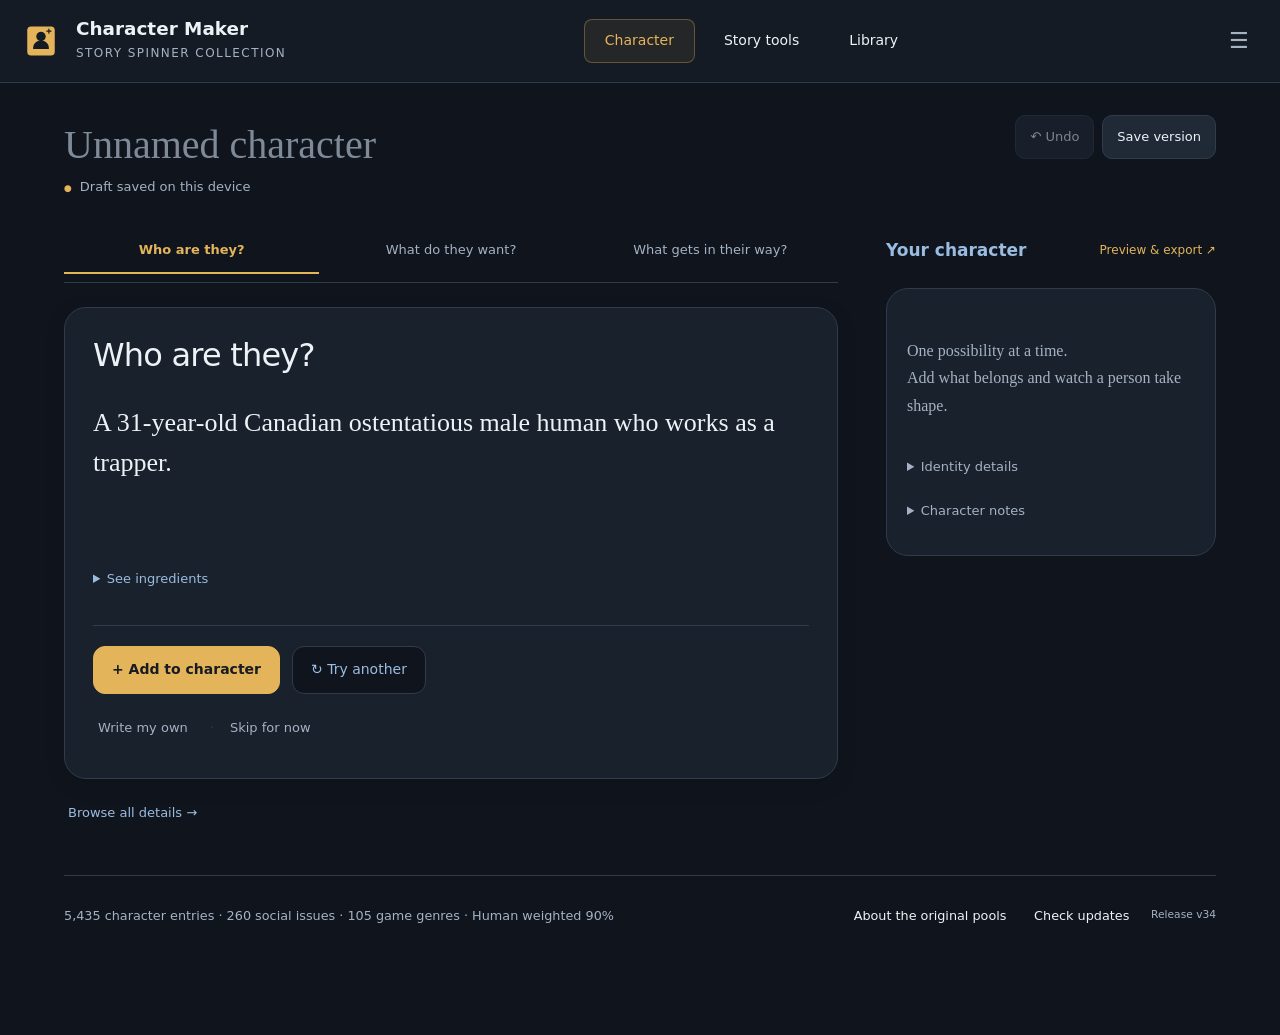
<file: index.html>
<!doctype html>
<html lang="en"><head><meta charset="utf-8"><meta name="viewport" content="width=device-width,initial-scale=1,viewport-fit=cover"><meta name="theme-color" content="#151b24"><meta name="description" content="Roll, focus, and curate characters with your original Story Spinner elements."><meta name="apple-mobile-web-app-capable" content="yes"><meta name="apple-mobile-web-app-status-bar-style" content="black-translucent"><title>Character Maker</title><link rel="manifest" href="./manifest.webmanifest"><link rel="icon" href="./icon.svg" type="image/svg+xml"><link rel="apple-touch-icon" href="./icons/icon-192.png"><link rel="stylesheet" href="./style.css"><link rel="stylesheet" href="./guided.css"><script defer src="./original-data.js"></script><script defer src="./additions.js"></script><script defer src="./core.js"></script><script defer src="./life-data.js"></script><script defer src="./character-life.js"></script><script defer src="./criminal-history.js"></script><script defer src="./right-now-data.js"></script><script defer src="./right-now.js"></script><script defer src="./languages.js"></script><script defer src="./dialogue-data.js"></script><script defer src="./dialogue.js"></script><script defer src="./medical.js"></script><script defer src="./story-data.js"></script><script defer src="./game-genres-data.js"></script><script defer src="./story-metadata.js"></script><script defer src="./story-elements.js"></script><script defer src="./affinity-data.js"></script><script defer src="./character-affinities.js"></script><script defer src="./character-canvas.js"></script><script defer src="./character-tools.js"></script><script defer src="./app-updates.js"></script><script defer src="./guided-builder.js"></script><script defer src="./clothing.js"></script><script defer src="./app.js"></script><script defer src="./guided-ui.js"></script></head>
<body>
<header class="header"><div class="brand"><img src="./icon.svg" width="44" height="44" alt=""><div><h1>Character Maker</h1><span>STORY SPINNER COLLECTION</span></div></div><nav class="main-nav" aria-label="Main navigation"><button data-main="build">Character</button><button data-main="tools">Story tools</button><button data-main="saved">Library</button></nav><details class="app-menu"><summary aria-label="App menu">☰</summary><div><button id="install">Install app</button><button id="help">How to use</button><button data-open-settings>Story &amp; roll settings</button></div></details></header>
<main>
<nav class="tabs workspace-nav" aria-label="Character views"><button data-tab="build" aria-pressed="true">Build a Character</button><button data-tab="quick" aria-pressed="false">Quick Snapshot</button><label class="view-menu-label"><span class="sr-only">Explore sections and character tools</span><select id="viewMenu"><option value="">Explore / tools…</option><option value="full">Full Character</option><optgroup id="detailPageOptions" label="Character details"></optgroup><option value="sheet">My Sheet</option><option value="saved">Saved characters</option><option value="history">Undo &amp; roll history</option><option value="connections">Connected characters</option><option value="pressure">Put them under pressure</option><option value="brief">Finished character brief</option></select></label><button id="backToCharacter" hidden>← Back to Character</button></nav>
<section class="workspace-head"><div><p class="eyebrow">YOUR NEXT CHARACTER</p><label class="name-label"><span class="sr-only">Character name or working title (optional)</span><input id="characterName" placeholder="Unnamed character" maxlength="150"></label><p class="intro" id="draftStatus" role="status">Draft saved on this device</p></div><div class="workspace-actions"><button id="builderUndo" aria-label="Undo last change">↶ <span>Undo</span></button><button id="save">Save version</button><details id="draftActions"><summary>More</summary><div class="roll-actions"><button class="primary" id="roll">⚄ Roll character</button><button id="focus">Shuffle focus</button><button id="newCharacter">New character</button><div class="action-history"><button id="undo">Undo</button><button id="redo">Redo</button></div><button id="showHistory">Roll history</button></div></details></div></section>
<section id="iterationActions" class="iteration-actions" aria-label="Next character" hidden><p>Your three-question sketch is ready.</p><button id="saveAndStartAnother" class="primary">Save &amp; start another</button></section>
<details class="settings" id="rollSettings"><summary>Story &amp; roll settings <span id="settingsSummary"></span></summary><div class="settings-grid">
<label>Story year<input type="number" id="storyYear" min="1" max="9999" value="2026"></label>
<label>Exact story date <span class="optional">optional</span><input type="date" id="storyDate" min="0001-01-01" max="9999-12-31"></label>
<label>Age range<select id="ageRange"></select></label>
<label>Number of traits<select id="traitCount"><option>1</option><option selected>2</option><option>3</option><option>4</option><option>5</option><option>6</option></select></label>
<label>Focus density<select id="focusDensity"><option value="0.35">A few details</option><option value="0.6" selected>About half</option><option value="0.85">Most details</option><option value="1">Everything</option></select></label>
<label class="check"><input type="checkbox" id="adultEnabled">Include adult intimacy field (18+ characters)</label>
</div><p class="hint">Changing the story year keeps the birthday and recalculates age. The next birthday roll uses your chosen age range.</p></details>

<details class="settings moment-settings" id="momentControls"><summary>Moment settings <span>Fictional scene prompts</span></summary><div class="settings-grid">
<label>Footprint archetype<select id="footprint"></select></label>
<label>Known to whom? <span class="optional">optional</span><select id="perspective"><option>Author</option><option>The character</option><option>Another person / observer</option></select></label>
<label>Moment mode<select id="momentMode"><option>Independent</option><option>Connected moment</option></select></label>
</div><p class="hint">Footprint applies to future rolls. Perspective changes the presentation only. Author details remain editable in every perspective.</p></details>
<p id="momentSummary" class="moment-note"></p><p id="momentWarnings" class="moment-note"></p>
<div id="pickerTools" class="view-tools"><p><span class="focus-mark"></span> Tap a field to toggle focus. Faded fields are still yours to use.</p><label id="groupWrap" hidden>Jump to <select id="groupJump"></select></label><button id="quickRandomize" hidden>Shuffle snapshot</button><button id="quickCustomize">Choose snapshot fields</button></div>
<section id="dialogueTools" hidden aria-label="Dialogue curation"><div class="dialogue-toolbar"><p>Keep the habits you want to use. Each example illustrates one option.</p><label class="check"><input type="checkbox" id="dialogueWildcards">Optional Dialogue Wildcards</label><label class="check" id="combineWrap" hidden><input type="checkbox" id="dialogueCombine">Combine two</label></div><p id="dialogueWarnings" class="moment-note" role="status"></p><details class="dialogue-recipe"><summary>Dialogue recipe · kept details only</summary><div><p id="dialogueRecipe"></p><button id="copyRecipe">Copy recipe</button></div></details></section>
<section id="canvasView" aria-label="Guided character builder">
<div class="builder-grid"><div class="builder-main">
<nav id="builderChapters" class="builder-chapters" aria-label="Character questions"><button data-chapter="identity"><span class="chapter-long">Who are they?</span><span class="chapter-short">Who</span></button><button data-chapter="motivation"><span class="chapter-long">What do they want?</span><span class="chapter-short">Want</span></button><button data-chapter="obstacle"><span class="chapter-long">What gets in their way?</span><span class="chapter-short">Obstacle</span></button></nav>
<section class="guided-question" id="guidedQuestion"><h2 id="questionTitle" tabindex="-1">Who are they?</h2><p id="suggestionText" class="composed-sentence"></p>
<details id="ingredientDetails" class="ingredient-details"><summary>See ingredients</summary><p class="ingredient-hint">Choose an element in the sentence or edit it below. Held and locked elements stay put when you try another.</p><div id="ingredientRows"></div></details>
<div class="guided-actions"><button id="addDetail" class="primary">+ Add to character</button><button id="tryAnother" class="secondary">↻ Try another</button><div class="quiet-actions"><button id="writeOwn">Write my own</button><button id="skipStep">Skip for now</button></div></div></section>
<button id="browseDetails" class="browse-button">Browse all details →</button>
<section id="deeperDevelopment" class="deeper-development" hidden><header class="development-heading"><h2 id="developmentTitle" tabindex="-1">What would help you picture them next?</h2><button id="helpDecide" class="help-decide">Help me decide</button><button id="rerollModules" class="reroll-modules" type="button" aria-controls="developmentChoices">↻ Reroll modules</button><span id="developmentFeedback" class="sr-only" role="status" aria-live="polite" aria-atomic="true"></span></header><div id="developmentChoices"></div></section>
<section id="singleDetailBuilder" hidden><div class="section-heading"><h2>Explore one detail</h2><button id="closeSingleDetail">Back to guided builder</button></div><div class="add-toolbar"><label>Candidate category<select id="candidateCategory"><option value="surprise">Surprise me</option></select></label><button class="primary" id="addCharacteristic">＋ Add characteristic</button></div><section id="candidatePanel" class="candidate-panel" aria-label="One candidate characteristic" hidden><h2>One possibility</h2><div id="candidateContent"></div></section><div class="section-heading"><h2>Accepted characteristics</h2><span id="canvasCount">0</span></div><div id="acceptedContent" class="accepted-grid"></div></section>
</div>
<aside id="guidedSketch" class="guided-sketch"><div class="sketch-heading"><h2>Your character</h2><button id="toggleSketch" aria-expanded="false" aria-controls="sketchBody">Your sketch · 0 details ⌄</button><button id="previewExport">Preview &amp; export ↗</button></div><span id="sketchFeedback" class="sr-only" role="status" aria-live="polite" aria-atomic="true"></span><div id="sketchBody" class="sketch-body"><div id="guidedSketchContent"></div><details class="foundation" id="foundationDetails"><summary>Identity details</summary><div id="foundationContent"></div></details><details class="canvas-notes"><summary>Character notes</summary><label class="notes-label">Notes<textarea id="canvasNotes" rows="5"></textarea></label></details></div></aside>
</div></section>
<section id="toolsView" class="tools-hub" hidden><h2>Give them a story to step into.</h2><p>Develop a voice, explore a moment, or discover what happens under pressure.</p><div class="tool-grid"><article><h3>Animal &amp; Supernatural Affinity</h3><p>Browse all details opens Animal Affinity and Supernatural Affinity as separate optional sections. Each independently rolls active or inactive using the focus-density setting. Active means the topic matters to them; individual details still have their own focus. Inactive sections stay out of automatic suggestions and snapshots. Use the section switch to explore, and Lock section to preserve its on/off choice during Roll character or Shuffle focus. Turning a section off preserves kept details on your sheet and brief.</p><p>Animal Affinity includes their outlook and comfort, current pets, and pets growing up. Pet status controls whether pet records appear. Add another pet creates separate animal, name, and bond fields; childhood pets also have an outcome. Supernatural Affinity separates belief, experience, practices, and possible identity from the author’s truth. A belief does not change the character’s actual species or abilities.</p><h3>Personality &amp; story context</h3><p>Personality &amp; Behavior includes personal archetype, inner narrative perspective, what makes them feel safe, descriptive quality, and Life game genre. Life game genre combines a descriptor, a primary genre, and sometimes a different second genre. Edit to choose genres, hold ingredients, change the second-genre chance, or write your own phrase. Apply edit saves your changes.</p><p>Background &amp; Past includes a social issue. Suggestions use accepted gender when available and confirmed age, with general issues plus relevant men’s, women’s, boys’, or girls’ prompts. Edit to change the suggestion context or include situation-specific prompts. Kept and locked wording remains stable; age-ineligible wording is hidden from presentation. Symbolism &amp; Story Sparks includes narrative Story genre and a universal human question.</p><h3>Right Now</h3><p>A place, an action, a thought. Find a moment in their life.</p><button data-go="now">Put them in a moment</button></article><article><h3>Connected characters</h3><p>Introduce an ally, a rival, or someone who remembers their past.</p><button data-go="connections">Explore a connection</button></article><article><h3>Put them under pressure</h3><p>Offer a difficult choice. You decide how they respond.</p><button data-go="pressure">Try a dilemma</button></article><article><h3>Voice &amp; dialogue</h3><p>Give them habits you can hear in a conversation.</p><button data-go="dialogue">Develop their voice</button></article></div></section>

<section id="relationshipControls" hidden aria-label="Relationship settings"><label class="check"><input id="relationshipAdultEnabled" type="checkbox" aria-describedby="relationshipAdultHint">Include adult intimacy field (18+ characters)</label><p class="moment-note" id="relationshipAdultHint">Requires a confirmed age of 18 or older.</p></section>
<section id="results" aria-label="Generated character"></section>
<section id="sheetView" hidden><div class="sheet-toolbar"><p>Your chosen details, regardless of focus.</p><div><button id="copySheet">Copy sheet</button><button id="exportCharacter">Export character</button><button id="clearKept">Clear kept marks</button></div></div><p class="moment-note"><span id="keptCount">0</span> kept details</p><div id="sheetContent"></div><label class="notes-label">Your character notes<textarea id="notes" rows="7" placeholder="What do these details mean in your story?"></textarea></label></section>
<section id="savedView" hidden><div class="sheet-toolbar"><p>Saved on this device. Export a backup to move your characters.</p><div><button id="exportAll">Export all</button><button id="importButton">Import backup</button><input id="importFile" type="file" accept="application/json,.json" hidden></div></div><p class="moment-note"><span id="savedCount">0</span> saved snapshots</p><div id="savedContent"></div></section>
<section id="workshopView" hidden aria-label="Character workshop"></section>
<footer><span id="poolStats"></span><a href="./character-maker.zip" download>Download app for GitHub</a><button id="originalInfo">About the original pools</button><button id="checkUpdates">Check updates</button><small id="appVersion">Release v29</small></footer>
</main>
<nav class="mobile-nav" aria-label="Main navigation"><button data-main="build">♙<span>Character</span></button><button data-main="tools">⚒<span>Story tools</span></button><button data-main="saved">▤<span>Library</span></button></nav><dialog id="builderDialog" aria-labelledby="builderDialogTitle"><div class="dialog-head"><h2 id="builderDialogTitle"></h2><button data-close aria-label="Close">✕</button></div><div id="builderDialogContent"></div></dialog>
<dialog id="helpDialog"><div class="dialog-head"><h2>Make it yours</h2><button data-close aria-label="Close">✕</button></div><div class="help-copy"><h3>The guided builder</h3><p>Start with <strong>Who are they?</strong>, <strong>What do they want?</strong>, and <strong>What gets in their way?</strong>. Each possibility combines real character-array entries. Choose <strong>See ingredients</strong> to edit, choose or reroll an element, change an influence pool, or hold part of the sentence. Add to character keeps the sentence and its source details. Try another preserves kept facts and locked or held elements. Write my own lets you author the whole sentence. Skip any question and return whenever you like.</p><p><strong>Character</strong> holds your sketch, <strong>Story tools</strong> opens writing exercises, and <strong>Library</strong> holds saved versions and backups. Browse all details opens fourteen topic pages, the full generator, and the single-detail builder. Preview &amp; export includes your composed sentences and kept details.</p><p><strong>Roll character</strong> changes unlocked results. <strong>Shuffle focus</strong> only changes which fields stand out.</p><p>Tap or click a field’s label, value, or card background to toggle its focus. Buttons and editing controls keep their own actions. You can also use the keyboard-accessible Focus button. Use <strong>Copy</strong> on any field to paste its label as a heading and its text as a paragraph into Google Docs. Every field has <strong>Focus</strong>, <strong>Lock</strong>, <strong>Keep</strong>, and <strong>Reroll</strong>. Keep adds it to My Sheet. Lock preserves it on future rolls. Open Edit to choose an original entry or write your own.</p><p>Build a Character, Quick Snapshot, and every deeper panel share the same character. Switching views won't reroll anything.</p><h3>Build a Character</h3><p>Start with a compact identity foundation, then tap <strong>Add characteristic</strong>. A candidate shows an existing background result. <strong>Keep</strong> accepts a snapshot for the canvas and My Sheet. <strong>Another</strong> changes the proposed field within your selected category; <strong>Reroll Value</strong> rolls that same field using its existing dependency rules. <strong>Dismiss</strong> adds nothing. Surprise me gives eligible categories equal chances before choosing a field.</p><p>Suggestions prefer unaccepted fields in focus and avoid repeats within a cycle. When only faded fields remain, choose Shuffle focus or Include remaining faded. Focus determines suggestions; acceptance determines canvas content. Accepted cards remain readable after focus changes. <strong>Explore section</strong> opens the relevant field on the same character; <strong>Back to Character</strong> above the details or in the floating Actions menu returns to your character. Keep in any panel also adds that detail to the canvas.</p><p>Canvas Edit changes the accepted snapshot. Replace with current result deliberately captures the latest background value. Roll character preserves kept snapshots and locked background values. <strong>New character</strong>, in Actions, creates a fresh draft and asks before discarding accepted details or notes; saved snapshots remain available. Quick Snapshot retains the existing customizable compact assortment. Use Explore / tools for all deeper panels, My Sheet, and Saved characters. A second Actions menu stays at the bottom right as you scroll, with the same Roll character, Shuffle focus, and New character controls.</p><h3>Dialogue Style</h3><p>Dialogue Style gives concrete writing directions for amount, sentence shape, register, words, profanity, speech and messaging presentation, multilingual behavior, conversational habits, thought-to-speech, omissions, and situational changes. The original acoustic descriptions remain under <strong>Voice Sound</strong>. These are options to curate, not habits to apply to every sentence. Examples demonstrate individual options and are not one conversation.</p><p><strong>Keep</strong> captures a detail for My Sheet and the <strong>Dialogue recipe</strong>. The recipe includes only kept dialogue details and Voice Sound, including their earlier snapshots after rerolls. Copy recipe copies those choices. New fields are available in Choose snapshot fields without being added to the default sketch.</p><p><strong>Optional Dialogue Wildcards</strong> starts with one writing challenge. <strong>Combine two</strong> avoids declared incompatible pairs on random rolls. Manual choices and locks are preserved; conflicting selections are explained. Focus on a wildcard is a suggestion, never enforcement. Edit a challenge to choose its scope, parameters, or fictional reason. English letter, word, and syllable conventions are labeled; syllable and grammar examples were checked manually.</p><p>Main language follows National heritage using an editable country default. Second and third languages are distinct random languages, or None. Unlocked full rolls produce 55% one language, 32% two, and 13% three. Locked values and accepted snapshots are preserved. Multilingual cards use all three language fields as their reference; Edit permits a manual override. Switching requires author-established ability in another language. Bracketed examples are fillable templates. A wildcard’s English–Spanish example illustrates one switch without assigning either language to the character. Situational change names one baseline habit and proposes an exception under anger, fear, comfort, or authority.</p><p>Expand the named arrays in <code>dialogue-data.js</code>. Each option has an ID, label, instruction, and example. Wildcard compatibility exclusions and parameter pools are editable there; local generation logic is in <code>dialogue.js</code>.</p><h3>Animal &amp; Supernatural Affinity</h3><p>Browse all details opens Animal Affinity and Supernatural Affinity as separate optional sections. Each independently rolls active or inactive using the focus-density setting. Active means the topic matters to them; individual details still have their own focus. Inactive sections stay out of automatic suggestions and snapshots. Use the section switch to explore, and Lock section to preserve its on/off choice during Roll character or Shuffle focus. Turning a section off preserves kept details on your sheet and brief.</p><p>Animal Affinity includes their outlook and comfort, current pets, and pets growing up. Pet status controls whether pet records appear. Add another pet creates separate animal, name, and bond fields; childhood pets also have an outcome. Supernatural Affinity separates belief, experience, practices, and possible identity from the author’s truth. A belief does not change the character’s actual species or abilities.</p><h3>Personality &amp; story context</h3><p>Personality &amp; Behavior includes personal archetype, inner narrative perspective, what makes them feel safe, descriptive quality, and Life game genre. Life game genre combines a descriptor, a primary genre, and sometimes a different second genre. Edit to choose genres, hold ingredients, change the second-genre chance, or write your own phrase. Apply edit saves your changes.</p><p>Background &amp; Past includes a social issue. Suggestions use accepted gender when available and confirmed age, with general issues plus relevant men’s, women’s, boys’, or girls’ prompts. Edit to change the suggestion context or include situation-specific prompts. Kept and locked wording remains stable; age-ineligible wording is hidden from presentation. Symbolism &amp; Story Sparks includes narrative Story genre and a universal human question.</p><h3>Right Now</h3><p>A moment in the same character’s life: place, activity, private thoughts, fictional device readings, media, conversation, sightings, stated status, and immediate context. Each slot uses the same Focus, Lock, Keep, Edit, and Reroll controls. Quick Snapshot can include any of these same values.</p><p><strong>Footprint archetypes</strong> change the odds of available sources on future rolls, without defining personality. No source, Unknown, Unavailable, Outdated, Concealed, and Conflicting are usable information states. They are separate from <strong>random focus</strong>, which changes emphasis only. Faded fields stay readable and interactive.</p><p><strong>Known to whom?</strong> changes presentation without deleting values. Observer views mark private experience unavailable; sightings separate recorded behavior from interpretation. Edit / choose · author details exposes the underlying author value, even when a source lacks it. My Sheet retains exactly what you kept, including earlier author details.</p><p><strong>Connected moment</strong> coordinates setting, spot, activity, partner/method, and goal/next action. Parent rerolls can update unlocked dependent slots. Locked conflicts remain for you to curate. Independent mode allows surprising combinations. Device readings always require an available fictional device; retained locked readings are not presented as current readings when it is absent.</p><p>All telemetry, communications, sightings, and statuses are invented locally. This app never accesses sensors, health data, location services, or accounts. Expand named arrays and probability rules in <code>right-now-data.js</code>; field definitions and lightweight relationships are in <code>right-now.js</code>.</p><h3>Undo &amp; roll history</h3><p>Undo and Redo are in both Actions menus. Use Roll history to restore a complete earlier character or field roll. Recent changes include edits, locks, kept details, notes, and workshop tools. Ctrl/Cmd+Z and Ctrl/Cmd+Shift+Z work outside text editors. Recent history survives reloading on this device; save snapshots for permanent versions. Undo changes the working draft, while saved characters stay separate.</p><h3>Connected characters</h3><p>Generate a sibling, rival, ally, coworker, friend, or mentor, or use an existing saved character. Each has their own profile, shared history, two perspectives, and a current tension. Expand the relationship to edit it. Save current &amp; open preserves your current draft as a saved snapshot before opening the connected profile. Copies are independent of saved sources.</p><h3>Put them under pressure</h3><p>Generate a dilemma based on kept traits, motivations, flaws, and goals. Write the response and Keep situation to retain it. Another situation preserves kept scenes. Reactions remain your choice.</p><h3>Finished character brief</h3><p>Review a printable brief made from the identity foundation and kept snapshots. Add a one-line introduction and an optional PNG, JPG, or WebP portrait up to 250 KB. Choose all kept details or a compact reference, and include notes, relationships, and kept situations. Copy brief, Print / Save PDF, and Download HTML use the same reviewed content. Long briefs flow onto additional pages.</p><h3>Medical</h3><p>Medical shares the current character, with precise height in feet/inches, total inches, and centimeters; weight in pounds and kilograms; a calculated weight category; condition and medication prompts; last food, elapsed hours, and their reaction. Edit numeric fields in your chosen unit. Unlocked height details follow each other; locked conflicts remain visible for review. Keep captures snapshots, so later changes do not replace accepted details.</p><p>Adult human BMI reference categories apply only from confirmed age 20. Younger characters and other species remain unclassified. Medication prompts include common and rare conditions, plus none and unknown; they are modern fictional references without doses, not treatment plans. Set a custom condition and medications in Edit for other histories or story eras.</p><h3>Education &amp; Training</h3><p>Browse all details opens education level, degree subjects, current enrollment, trade training, and feelings about education. Completed subjects follow the overall level; edit or lock fields to author an unusual path.</p><h3>Relationship details</h3><p>Explore relationship history, status, durations, children, traits, viewpoints, and F-to-S ratings. Overall rating averages the available areas. Current status draws from romantic entries in the original family_status pool. Sexual-history, intimacy, and attractiveness fields require a confirmed adult age. Teenagers receive nonsexual relationship prompts; children do not receive this category.</p><h3>Birthday and age</h3><p>Enter a story year to see the age they turn that year. Add an exact story date to see their age on that day. Edit the birthday in its card. Western zodiac uses common date ranges; cusp dates can vary. Chinese zodiac uses Lunar New Year and the year’s heavenly-stem element. Symbolic associations are prompts for your writing.</p><h3>Install on your phone</h3><p id="updateStatus" role="status">Checking update availability…</p><button id="helpCheckUpdates">Check for updates</button><p><strong>iPhone / iPad:</strong> open your GitHub Pages link in Safari, tap Share, then Add to Home Screen. Enable Open as Web App if offered.</p><p><strong>Android:</strong> open the link in Chrome, then tap Install app or choose Install / Add to Home screen from the browser menu.</p><p>Open the hosted app once while online. It downloads its files for offline use. A ZIP file itself doesn't install as a phone app; upload its contents to GitHub Pages first.</p><p><strong>Update an installed app:</strong> open the app online and tap Check updates at the top of the installed app, in this help panel, or at the bottom of the page. When App update ready appears, apply any open field edits, then tap Update &amp; reload. Your draft is saved before reloading, and your saved characters stay on this device. No reinstall or clearing browser data is needed. If an older version still shows Install app, close it from Recent apps and reopen it online after the update has downloaded.</p><h3>Put it on GitHub</h3><p>Download the ZIP below and extract it. Upload the contents of the character-maker folder to your repository root. In Settings → Pages, select Deploy from a branch, main, / (root). No build step is needed. The README includes the steps.</p><p>Saved characters stay in this browser on this device. Export a backup before changing devices or clearing browser data.</p></div></dialog>
<dialog id="sketchDialog"><div class="dialog-head"><h2>Quick Snapshot fields</h2><button data-close aria-label="Close">✕</button></div><p>Choose what appears in your compact view.</p><div id="sketchOptions"></div><button class="primary" id="applySketch">Apply selection</button></dialog>
<dialog id="originalDialog"><div class="dialog-head"><h2>Original Story Spinner pools</h2><button data-close aria-label="Close">✕</button></div><p>Every original entry is preserved, including wording, capitalization, and repeated entries. Species rolls favor Human at 90%, with the remaining 10% shared by other kinds. Other source pools retain their duplicate weighting. New education and relationship pools live in life-data.js. Adult intimacy results are available for characters aged 18 and older.</p><p>The original “race” field appears as Species / kind. The original organizations pool also contains places; both remain in its original selection pool.</p><p><a href="./story_elements.json" download>Download Story Spinner story pools</a> · <a href="./social-issues-additions.json" download>Download 50 women’s and 50 girls’ issues</a> · <a href="./game-genres.json" download>Download game genres</a></p><p><a href="./character_elements.json" download>Download the unchanged original JSON</a></p><p><a href="https://github.com/KgitWH21/storyspinner25/blob/main/character_elements.json" target="_blank" rel="noopener">View source on GitHub</a></p></dialog>
<dialog id="fieldEditorDialog"><div class="dialog-head"><h2>Edit foundation</h2><button data-close aria-label="Close">✕</button></div><div id="fieldEditorContent"></div></dialog>
<dialog id="keptEditorDialog"><div class="dialog-head"><h2 id="keptEditorTitle">Edit accepted detail</h2><button data-close aria-label="Close">✕</button></div><label class="notes-label">Accepted snapshot<textarea id="keptValueEdit" rows="6"></textarea></label><button id="saveKeptEdit" class="primary">Save kept edit</button><details><summary>Current background result</summary><p id="currentKeptResult" class="value"></p><button id="replaceKept">Replace with current result</button></details></dialog>
<details id="floatingActions" class="floating-actions"><summary aria-label="Character actions">Actions</summary><div class="roll-actions"><button id="floatingBackToCharacter" hidden>← Back to Character</button><button class="primary" id="floatingRoll">⚄ Roll character</button><button id="floatingFocus">Shuffle focus</button><button id="floatingNewCharacter">New character</button><div class="action-history"><button id="floatingUndo">Undo</button><button id="floatingRedo">Redo</button></div><button id="floatingHistory">Roll history</button></div></details>
<div id="toast" role="status" aria-live="polite"></div>
<section id="updateBanner" role="status" aria-label="App update" hidden><div><strong>App update ready</strong><p>Apply any open field edits, then reload. Your saved characters and draft stay on this device.</p></div><div class="update-actions"><button class="primary" id="applyUpdate">Update &amp; reload</button><button id="dismissUpdate">Later</button></div></section>
</body></html>
</file>
<file: style.css>
:root{color-scheme:dark;--bg:#10151d;--panel:#19212c;--line:#303c4b;--text:#edf2f6;--muted:#a4b2c3;--accent:#e4b45a;--ink:#171b23;--blue:#9abce0;font-family:system-ui,-apple-system,BlinkMacSystemFont,"Segoe UI",sans-serif;font-size:16px}*{box-sizing:border-box}body{margin:0;background:var(--bg);color:var(--text);line-height:1.55}button,input,select,textarea{font:inherit}button,a,input,select,textarea{touch-action:manipulation}button{border:1px solid var(--line);background:#202a37;color:var(--text);padding:.65rem .95rem;border-radius:8px;cursor:pointer;transition:background .15s,border-color .15s}button:hover{background:#2b3746;border-color:#8293a8}button:focus-visible,input:focus-visible,select:focus-visible,textarea:focus-visible,a:focus-visible,summary:focus-visible{outline:2px solid var(--accent);outline-offset:3px}button:disabled{cursor:default;opacity:.5}.primary{background:var(--accent);border-color:var(--accent);color:var(--ink);font-weight:750}.primary:hover{background:#f0c87c;border-color:#f0c87c}.header{border-bottom:1px solid var(--line);padding:1.2rem max(1.2rem,calc((100vw - 1320px)/2));display:flex;justify-content:space-between;align-items:center;gap:1rem;background:#151b24}.brand{display:flex;gap:.8rem;align-items:center}.brand h1{font-size:1.15rem;line-height:1.25;margin:0}.brand span{color:var(--muted);font-size:.75rem;letter-spacing:.12em}.header-actions{display:flex;gap:.5rem}.header-actions button{font-size:.875rem}main{max-width:1320px;margin:auto;padding:2rem 1.4rem 1rem}.workspace-head{display:flex;align-items:center;justify-content:space-between;gap:1.5rem;padding:.2rem 0 1.5rem}.eyebrow{font-size:.8rem;color:var(--accent);letter-spacing:.13em;font-weight:700;margin:0 0 .4rem}.name-label input{font-family:Georgia,serif;font-size:clamp(1.65rem,4vw,2.35rem);font-weight:400;padding:0;background:transparent;border:none;border-radius:0;color:var(--text);max-width:100%;width:24rem}.name-label input::placeholder{color:var(--text);opacity:1}.intro{color:var(--muted);margin:.4rem 0 0}.roll-actions{display:flex;gap:.55rem;flex-wrap:wrap;justify-content:flex-end}.settings{border:1px solid var(--line);border-radius:10px;background:#151d27;margin-bottom:1.5rem}.settings summary{cursor:pointer;padding:.9rem 1rem;font-weight:650}.settings summary span{font-size:.875rem;color:var(--muted);font-weight:400;margin-left:.7rem}.settings-grid{padding:.3rem 1rem 1rem;display:grid;grid-template-columns:repeat(3,minmax(0,1fr));gap:1rem}label{font-size:.875rem;font-weight:600}input,select,textarea{border:1px solid #415065;border-radius:6px;background:#111924;color:var(--text);padding:.6rem .65rem;width:100%;min-width:0}label>input,label>select{display:block;margin-top:.35rem}input[type=checkbox]{width:1.1rem;height:1.1rem;accent-color:var(--accent);display:inline-block;margin:0;flex-shrink:0}.check{display:flex;align-items:center;gap:.6rem}.optional{font-weight:400;color:var(--muted)}.hint{color:var(--muted);font-size:.875rem;padding:0 1rem;margin:0 0 1rem}.tabs{display:flex;gap:.4rem;border-bottom:1px solid var(--line);padding-bottom:.8rem;overflow:auto}.tabs button{white-space:nowrap;background:transparent;border-color:transparent;font-weight:650}.tabs button.active{color:var(--accent);background:#e4b45a13;border-color:#e4b45a55}.tabs span{font-size:.8rem;background:#ffffff10;border-radius:4px;padding:.1rem .35rem;margin-left:.3rem}.view-tools{display:flex;align-items:center;justify-content:space-between;gap:1rem;margin:1.1rem 0}.view-tools p{font-size:.875rem;color:var(--muted);margin:0;flex:1}.focus-mark{display:inline-block;width:8px;height:8px;background:var(--accent);margin-right:.35rem;border-radius:2px}.view-tools button{font-size:.875rem}.view-tools label{display:flex;align-items:center;gap:.5rem}.view-tools select{margin:0;width:auto;max-width:220px}.section-heading{display:flex;align-items:baseline;gap:.8rem;margin:1.7rem 0 .7rem}.section-heading h2{font-size:1rem;font-weight:600;margin:0}.section-heading span{color:var(--muted);font-size:.8rem}.card-grid{display:grid;grid-template-columns:repeat(3,minmax(0,1fr));gap:.8rem}.card{background:var(--panel);border:1px solid #536075;border-radius:10px;overflow:hidden;display:flex;flex-direction:column;scroll-margin-top:1rem}.card.focused{border-top:3px solid var(--accent)}.card.faded{background:#151c26;border-color:#293544}.card.faded .value{color:#8b99ad}.card.faded .card-label{margin:0;color:#8a98ab}.card-top{display:flex;align-items:flex-start;gap:.5rem;padding:.9rem 1rem 0}.card-label{margin:0;color:var(--blue);font-size:.78rem;letter-spacing:.07em;text-transform:uppercase;font-weight:700;flex:1}.status{font-size:.72rem;color:var(--accent);letter-spacing:.02em}.value{font-size:1.1rem;line-height:1.55;white-space:pre-line;overflow-wrap:anywhere;margin:.55rem 1rem 1rem;flex:1}.card-actions{border-top:1px solid #ffffff0a;display:flex;gap:.3rem;flex-wrap:wrap;padding:.55rem .8rem}.card-actions button{padding:.35rem .5rem;border-color:transparent;font-size:.8rem;background:transparent;min-height:36px}.card-actions button[aria-pressed=true]{color:var(--accent);background:#e4b45a14}.card-actions .reroll{margin-left:auto;color:var(--blue)}.card details{border-top:1px solid #ffffff0c;padding:.45rem 1rem;font-size:.8rem}.card summary{color:var(--muted);cursor:pointer}.editor{padding:.5rem 0;display:grid;gap:.6rem}.editor label{font-size:.8rem}.editor textarea{font-size:1rem}.editor button{font-size:.875rem}.sheet-toolbar{display:flex;justify-content:space-between;gap:1rem;align-items:center;margin:1.4rem 0}.sheet-toolbar p{color:var(--muted);margin:0}.sheet-toolbar>div{display:flex;gap:.5rem;flex-wrap:wrap}.sheet-list{border:1px solid var(--line);border-radius:10px;overflow:hidden}.sheet-row{display:grid;grid-template-columns:200px 1fr auto;gap:1rem;padding:1rem;border-bottom:1px solid var(--line)}.sheet-row:last-child{border:none}.sheet-row h3{margin:0;color:var(--blue);font-size:.875rem}.sheet-row p{margin:0;white-space:pre-line;overflow-wrap:anywhere}.sheet-row button{font-size:.8rem;align-self:start}.notes-label{display:block;margin-top:1.5rem}.notes-label textarea{display:block;margin-top:.5rem}.empty{padding:2.5rem 1rem;color:var(--muted);border:1px dashed var(--line);border-radius:10px}.saved-card{display:flex;justify-content:space-between;gap:1rem;padding:1rem;background:var(--panel);border:1px solid var(--line);border-radius:10px;margin-bottom:.7rem}.saved-card h3{font-family:Georgia,serif;font-size:1.25rem;font-weight:400;margin:0}.saved-card p{font-size:.875rem;color:var(--muted);margin:.25rem 0 0}.saved-card>div:last-child{display:flex;gap:.5rem;align-items:center}footer{margin-top:2rem;padding:1.5rem 0;border-top:1px solid var(--line);display:flex;align-items:center;gap:1rem;flex-wrap:wrap;color:var(--muted);font-size:.8rem}footer span{flex:1}a{color:var(--accent)}footer button{font-size:.8rem;background:transparent;padding:.3rem;border-color:transparent}dialog{background:#19212c;color:var(--text);border:1px solid #526176;border-radius:14px;width:min(680px,calc(100% - 2rem));max-height:85dvh;padding:1.3rem}dialog::backdrop{background:#000a}.dialog-head{display:flex;align-items:center;justify-content:space-between;gap:1rem}.dialog-head h2{font-family:Georgia,serif;font-weight:400;font-size:1.8rem;margin:0}.help-copy p{font-size:1rem}.help-copy h3{font-size:1rem;color:var(--accent);margin-top:1.6rem}#sketchOptions{display:grid;grid-template-columns:1fr 1fr;gap:.6rem;padding:1rem 0}#sketchOptions label{padding:.4rem;display:flex;align-items:center;gap:.6rem}#toast{position:fixed;bottom:1.4rem;left:50%;transform:translateX(-50%);background:var(--accent);color:var(--ink);padding:.7rem 1rem;border-radius:8px;box-shadow:0 5px 25px #0006;max-width:calc(100% - 2rem);display:none;z-index:100;font-size:.9rem}#toast.show{display:block}.sr-only{position:absolute;width:1px;height:1px;padding:0;margin:-1px;overflow:hidden;clip:rect(0,0,0,0);white-space:nowrap;border:0}[hidden]{display:none!important}@media(max-width:950px){.workspace-head{align-items:flex-start;flex-direction:column}.roll-actions{justify-content:flex-start}.card-grid{grid-template-columns:repeat(2,minmax(0,1fr))}}@media(max-width:600px){.header{padding:.9rem 1rem;align-items:flex-start}.brand img{width:36px;height:36px}.brand span{font-size:.65rem}.brand h1{font-size:1rem}.header-actions{flex-direction:column;gap:.3rem}.header-actions button{font-size:.75rem;padding:.35rem .5rem}main{padding:1.4rem 1rem}.card-grid{grid-template-columns:1fr}.settings-grid{grid-template-columns:1fr 1fr}.settings summary span{display:block;margin:.3rem 0 0}.view-tools{flex-wrap:wrap}.view-tools p{flex-basis:100%}.view-tools label{width:100%}.sheet-toolbar{align-items:flex-start;flex-direction:column}.sheet-row{grid-template-columns:1fr auto;gap:.5rem}.sheet-row h3{margin:0;grid-column:1}.sheet-row p{margin:0;grid-column:1}.sheet-row .field-actions{grid-column:2;grid-row:1 / 3}.saved-card{flex-direction:column}.name-label input{width:100%}.roll-actions button{font-size:.9rem}.roll-actions .primary{flex-basis:100%;font-size:1rem}.roll-actions{width:100%}.tabs{gap:0}.tabs button{padding:.65rem .65rem;font-size:.875rem}#sketchOptions{grid-template-columns:1fr}footer{align-items:flex-start;flex-direction:column}.settings-grid .check{grid-column:1/-1}}@media(prefers-reduced-motion:reduce){*{scroll-behavior:auto!important;transition:none!important}}

/* Right Now uses the existing cards and controls. */
.moment-settings{margin:1rem 0 .6rem}.moment-note{font-size:.8rem;color:var(--muted);margin:.4rem 0;overflow-wrap:anywhere}.moment-note:empty{display:none}.card.faded .value{color:#aab6c7}.card.faded .card-label{margin:0;color:#a5b4c7}.card-top,.sheet-row>*{min-width:0}.status{overflow-wrap:anywhere}.workspace-head>div{min-width:0;max-width:100%}.tabs{max-width:100%;flex-wrap:wrap}.settings-grid>label{min-width:0}

/* Card surfaces toggle emphasis; their controls retain their own actions. */
.card{cursor:pointer;touch-action:manipulation}.card details,.card-actions{cursor:default}

/* Dialogue directions use the same field cards and curation controls. */
.dialogue-value{font-size:.95rem}.dialogue-value>strong{display:block;font-size:1.1rem;color:var(--text);margin-bottom:.4rem}.dialogue-value p{margin:.4rem 0;white-space:pre-line}.dialogue-value .dialogue-scope{color:var(--blue);font-size:.8rem}.dialogue-value blockquote{margin:.7rem 0 0;padding:.55rem .7rem;border-left:2px solid var(--blue);background:#ffffff05;white-space:pre-line;overflow-wrap:anywhere}.example-label{display:block;font-size:.7rem;text-transform:uppercase;color:var(--muted);margin-bottom:.25rem}.dialogue-toolbar{display:flex;gap:.8rem;align-items:center;flex-wrap:wrap;margin:1rem 0}.dialogue-toolbar p{flex:1;min-width:180px;margin:0;color:var(--muted);font-size:.875rem}.dialogue-recipe{border:1px solid var(--line);border-radius:8px;padding:.6rem 1rem}.dialogue-recipe summary{cursor:pointer;color:var(--accent)}.dialogue-recipe>div{padding:.5rem 0}#dialogueRecipe{white-space:pre-line;overflow-wrap:anywhere;font-size:.9rem;max-height:26rem;overflow:auto}.dialogue-param-fields{display:grid;gap:.6rem}.dialogue-param-fields p{font-size:.8rem;color:var(--muted);margin:.3rem 0}.card.faded .dialogue-value>strong{color:#aab6c7}@media(max-width:600px){.dialogue-toolbar{align-items:flex-start;flex-direction:column}.dialogue-toolbar p{min-width:0}}

/* Compact canvas: navigation stays close; complete generators remain deeper views. */
.workspace-nav{position:sticky;top:0;z-index:20;background:var(--bg);padding:.6rem 0;margin-bottom:1rem;align-items:center}.workspace-nav .view-menu-label{margin-left:auto;width:190px}.workspace-nav select{margin:0}.workspace-nav #backToCharacter{color:var(--accent);border-color:var(--line)}.workspace-actions{display:flex;gap:.5rem;align-items:center;flex-wrap:wrap}.workspace-actions details{position:relative}.workspace-actions summary{cursor:pointer;border:1px solid var(--line);border-radius:8px;padding:.65rem .95rem;background:#202a37}.workspace-actions .roll-actions{position:absolute;right:0;top:100%;z-index:30;width:210px;display:grid;padding:.5rem;background:var(--panel);border:1px solid var(--line);border-radius:8px;box-shadow:0 10px 24px #0006}.building .workspace-head{padding:0 0 .8rem;gap:.5rem}.building .eyebrow,.building .intro{display:none}.building .name-label input{font-size:1.6rem}.building .settings{margin-bottom:1rem}.foundation{border:1px solid var(--line);border-radius:10px;background:var(--panel);padding:.7rem 1rem}.foundation h2{margin:0 0 .3rem;color:var(--blue);font-size:.9rem}.foundation-field{display:flex;gap:.7rem;justify-content:space-between;align-items:center;border-top:1px solid #ffffff0c;padding:.55rem 0}.foundation-field>div{min-width:0}.foundation-field h3{margin:0;font-size:.78rem;color:var(--muted)}.foundation-field p{white-space:pre-line;overflow-wrap:anywhere;margin:0;font-size:.95rem}.foundation-field button{font-size:.8rem;padding:.35rem .6rem;flex-shrink:0}.add-toolbar{display:flex;align-items:end;gap:.7rem;margin:1rem 0}.add-toolbar label{flex:1;min-width:0}.add-toolbar button{min-height:44px}.candidate-panel{max-width:720px;border:1px solid var(--accent);border-radius:10px;padding:.8rem;margin:1rem 0;background:#151d27;scroll-margin-top:7rem}.candidate-panel h2{font-size:1rem;margin:0}.candidate-category{font-size:.8rem;color:var(--muted);margin:.4rem 0}.candidate-panel .card{margin:.5rem 0}.candidate-actions{display:flex;gap:.4rem;flex-wrap:wrap}.candidate-actions button{min-height:44px;font-size:.8rem}.candidate-panel [data-action=keep]{background:var(--accent);color:var(--ink);font-weight:700}.candidate-panel [data-action=reroll]{border:1px solid var(--line)}.candidate-empty,.canvas-empty{color:var(--muted);font-size:.9rem;overflow-wrap:anywhere}.accepted-grid{display:grid;grid-template-columns:repeat(2,minmax(0,1fr));gap:.8rem}.accepted-card{cursor:default;border-color:#536075;scroll-margin-top:7rem}.accepted-card .value{color:var(--text)}.canvas-notes{margin-top:1rem}.canvas-notes summary{color:var(--muted);cursor:pointer}.card{scroll-margin-top:7rem}#keptEditorDialog>button{margin:.8rem 0}#keptEditorDialog details{margin-top:.8rem}#keptEditorDialog .notes-label{margin-top:.8rem}.building main{padding-top:.5rem}.building .workspace-head{flex-direction:row;align-items:center}.building .workspace-head>div:first-child{flex:1;min-width:0}.building .workspace-actions{flex-shrink:0}.building .workspace-actions>button,.building .workspace-actions summary{font-size:.8rem;padding:.4rem .6rem}.building .workspace-actions .roll-actions button{font-size:.9rem} @media(max-width:600px){.workspace-nav{gap:.3rem}.workspace-nav button{font-size:.8rem;padding:.55rem .6rem}.workspace-nav .view-menu-label{width:100%;margin:0}.workspace-nav #backToCharacter{width:100%;order:3}.workspace-nav select{font-size:.85rem;padding:.45rem}.building .name-label input{font-size:1.35rem}.building .workspace-head{flex-wrap:wrap}.building .workspace-head>div:first-child{flex-basis:100%}.building .workspace-actions{width:100%;justify-content:flex-end}.building .settings summary{padding:.6rem .8rem}.building .settings summary span{font-size:.75rem}.building main{padding:.4rem .8rem 1rem}.accepted-grid{grid-template-columns:1fr}.add-toolbar{align-items:stretch;flex-direction:column;gap:.45rem}.add-toolbar label{font-size:.8rem}.add-toolbar button{padding:.65rem}.candidate-actions button{flex:1}.workspace-actions .roll-actions{width:210px}.building .workspace-actions .roll-actions{width:210px}.building .workspace-actions .roll-actions button{width:100%}.candidate-panel{padding:.6rem}.candidate-panel .card-actions button{min-height:44px}.card{scroll-margin-top:11rem}}

.field-actions{display:flex;gap:.35rem;flex-wrap:wrap;align-self:center;flex-shrink:0}.sheet-row .field-actions{align-self:start}.foundation-field>.field-actions{max-width:110px;justify-content:flex-end}.card-actions [data-copy-field]{color:var(--blue)}

/* A duplicate Actions menu stays within reach while browsing long character sections. */
main{padding-bottom:6rem}
.floating-actions{position:fixed;right:max(1rem,env(safe-area-inset-right));bottom:calc(1rem + env(safe-area-inset-bottom));z-index:40}
.floating-actions>summary{display:block;list-style:none;cursor:pointer;min-height:48px;padding:.7rem 1.1rem;border:1px solid var(--accent);border-radius:999px;background:var(--accent);color:var(--ink);font-weight:750;box-shadow:0 4px 20px #0006}
.floating-actions>summary::-webkit-details-marker{display:none}
.floating-actions>summary::after{content:' ▴'}
.floating-actions[open]>summary::after{content:' ▾'}
.floating-actions .roll-actions{position:absolute;right:0;bottom:calc(100% + .5rem);display:grid;justify-content:stretch;gap:.5rem;width:220px;max-width:calc(100vw - 2rem);max-height:calc(100dvh - 6rem - env(safe-area-inset-bottom));overflow:auto;padding:.6rem;border:1px solid var(--line);border-radius:10px;background:var(--panel);box-shadow:0 5px 24px #0008}
.floating-actions .roll-actions button{width:100%;min-height:44px;text-align:left;font-size:.9rem}
#toast{bottom:calc(5.5rem + env(safe-area-inset-bottom))}
@media(max-width:600px){main,.building main{padding-bottom:6rem}}

.floating-actions[open]+#toast{bottom:calc(18rem + env(safe-area-inset-bottom))}
#toast{pointer-events:none}

/* Character workshop tools reuse the app's fields and stay readable on small screens. */
.action-history{display:grid;grid-template-columns:1fr 1fr;gap:.4rem}.action-history button{min-width:0;min-height:44px}
.floating-actions .roll-actions{max-height:calc(100dvh - 10rem - env(safe-area-inset-bottom))}
.floating-actions[open]+#toast{top:calc(1rem + env(safe-area-inset-top));bottom:auto}
.workshop-heading{margin:1.5rem 0}.workshop-heading h2{font:400 1.8rem Georgia,serif;margin:0 0 .4rem}.workshop-heading p{color:var(--muted);max-width:65ch;margin:.5rem 0}
.workshop-form{display:grid;grid-template-columns:repeat(3,minmax(0,1fr));gap:1rem;align-items:end;padding:1rem;background:var(--panel);border:1px solid var(--line);border-radius:10px;margin:1rem 0}.workshop-form>button{min-height:44px}.workshop-actions{display:flex;align-items:center;gap:.5rem;flex-wrap:wrap;margin:1rem 0}.workshop-actions button{min-height:44px}.workshop-actions span{color:var(--muted);font-size:.85rem}
.workshop-card{background:var(--panel);border:1px solid var(--line);border-radius:10px;padding:1.1rem;margin:1rem 0;min-width:0;overflow-wrap:anywhere}.workshop-card h3{margin:.25rem 0;font-size:1.2rem;color:var(--text)}.workshop-card h4{font-size:.85rem;color:var(--blue);margin:1.1rem 0 .25rem}.workshop-card p{white-space:pre-line}.workshop-card details summary{cursor:pointer;color:var(--accent);font-size:.9rem}.workshop-card textarea{display:block;margin-top:.4rem}.workshop-card .workshop-actions{margin-bottom:0}.connections-grid{display:grid;grid-template-columns:repeat(2,minmax(0,1fr));gap:1rem;align-items:start}.connections-grid>.workshop-card{margin:0}.connections-grid>.empty{grid-column:1/-1}.connection-profile{display:grid;gap:.6rem}.connection-profile dt{font-size:.8rem;color:var(--muted)}.connection-profile dd{margin:0;font-size:.95rem}.workshop-anchor{border-left:2px solid var(--accent);padding-left:.8rem;font-size:.9rem;color:var(--blue)}.pressure-question{font:italic 1.15rem Georgia,serif;color:var(--accent)}.history-card{display:flex;justify-content:space-between;gap:1rem;align-items:center}.history-card p{font-size:.85rem;color:var(--muted);margin:.3rem 0 0}.history-card button{flex-shrink:0}.history-current{border-color:var(--accent)}.change-history{margin:1.5rem 0}.change-history>summary{cursor:pointer;color:var(--accent)}.brief-checks{display:flex;gap:1rem;flex-wrap:wrap;grid-column:1/-1}.brief-options>label:first-child{grid-column:span 2}
#briefPreview{background:#fff;color:#20252c;border-radius:10px;margin-top:1.5rem;overflow:hidden}.finished-brief{max-width:860px;margin:auto;padding:2.5rem;font:15px/1.5 Georgia,serif}.brief-header{display:flex;align-items:center;gap:1.5rem;border-bottom:2px solid #b88936;padding-bottom:1.2rem}.brief-eyebrow{font:11px system-ui;letter-spacing:.12em;color:#666}.finished-brief h1{font-size:2.4rem;line-height:1.15;margin:.5rem 0}.brief-tagline{font-style:italic}.brief-portrait{width:110px;height:140px;object-fit:cover;border-radius:6px}.brief-foundation{display:grid;grid-template-columns:repeat(3,minmax(0,1fr));gap:1rem;margin:1.5rem 0}.brief-foundation dt,.finished-brief h3{font:600 12px system-ui;color:#4d5964}.brief-foundation dd{margin:.25rem 0;white-space:pre-line;overflow-wrap:anywhere}.finished-brief h2{font:600 15px system-ui;border-bottom:1px solid #ccc;padding-bottom:5px;margin:1.5rem 0 .75rem}.finished-brief h3{margin:.75rem 0 .25rem}.finished-brief p{white-space:pre-line;overflow-wrap:anywhere;margin:.4rem 0 .9rem}.brief-detail{break-inside:avoid}.finished-brief .brief-omitted{font:12px system-ui;color:#666}
@media(max-width:700px){.workshop-form{grid-template-columns:1fr 1fr}.connections-grid{grid-template-columns:1fr}.brief-options>label:first-child{grid-column:1/-1}}
@media(max-width:450px){.workshop-form{grid-template-columns:1fr}.history-card{align-items:flex-start;flex-direction:column}.finished-brief{padding:1.2rem}.finished-brief h1{font-size:1.8rem}.brief-foundation{grid-template-columns:1fr 1fr}.brief-portrait{width:80px;height:110px}.brief-header{gap:1rem}.brief-checks{flex-direction:column;gap:.7rem}}
@media print{@page{margin:15mm}body.brief-view{background:#fff;color:#20252c}body.brief-view>header,body.brief-view main>*:not(#workshopView),body.brief-view>dialog,body.brief-view>.floating-actions,body.brief-view>#toast{display:none!important}body.brief-view main{max-width:none;margin:0;padding:0!important}body.brief-view #workshopView>*:not(#briefPreview){display:none!important}body.brief-view #briefPreview{margin:0;overflow:visible;border-radius:0}body.brief-view .finished-brief{max-width:none;padding:0}body.brief-view .brief-header{break-inside:avoid}body.brief-view .finished-brief h2{break-after:avoid}}

/* Update notices remain available until the user reloads the installed app. */
#updateBanner{position:fixed;z-index:60;right:max(1rem,env(safe-area-inset-right));bottom:calc(5.5rem + env(safe-area-inset-bottom));width:min(440px,calc(100% - 2rem));padding:1rem;background:var(--panel);border:1px solid var(--accent);border-radius:12px;box-shadow:0 6px 24px #0008}
#updateBanner strong{color:var(--accent)}#updateBanner p{font-size:.85rem;margin:.5rem 0 .75rem;color:var(--text)}#updateBanner button{min-height:44px;width:100%}.floating-actions[open]~#updateBanner{visibility:hidden}#appVersion{white-space:nowrap;color:var(--muted)}
@media print{#updateBanner{display:none!important}}

.update-actions{display:flex;gap:.5rem}#updateBanner #dismissUpdate{width:auto;flex-shrink:0}

body.update-available #toast{top:calc(1rem + env(safe-area-inset-top));bottom:auto}

.story-param-fields{display:grid;gap:.8rem;min-width:0}.story-param-fields label{display:grid;gap:.35rem;min-width:0}.story-param-fields select{width:100%;min-width:0;max-width:100%}.story-ingredient{display:grid;gap:.4rem;border-top:1px solid var(--line);padding-top:.7rem}.story-ingredient-actions{display:flex;flex-wrap:wrap;gap:.4rem}.story-ingredient-actions button{min-height:44px}.story-ingredient-actions button[aria-pressed="true"]{border-color:var(--accent);color:var(--accent)}.story-param-fields .story-check{display:flex;align-items:center;gap:.5rem}.story-check input{width:auto}.game-inspiration p{font-size:.85rem;overflow-wrap:anywhere}
.criminal-incident{margin:1rem 0;border:1px solid var(--line);border-radius:12px;background:var(--panel);min-width:0}
.criminal-incident>summary{padding:1rem;cursor:pointer;min-height:44px;overflow-wrap:anywhere;color:var(--accent)}
.criminal-incident>summary span{display:block;color:var(--muted);font-size:.9rem;margin:.35rem 0 0 1rem}
.criminal-incident-body{padding:0 1rem 1rem}.criminal-incident-actions{display:flex;gap:.5rem;flex-wrap:wrap;margin:0 0 1rem}
.criminal-incident-actions button,.criminal-add{min-height:44px}.criminal-add{margin-top:.5rem}
@media(max-width:450px){.criminal-incident-body{padding:0 .5rem .5rem}.criminal-incident-actions{flex-direction:column}}

.detail-page-heading{margin:0 0 1.5rem}.detail-page-heading h2{margin:0 0 .4rem}.detail-page-heading p{color:var(--muted);margin:.4rem 0;overflow-wrap:anywhere}.detail-link{color:var(--accent);background:transparent;min-height:44px;white-space:normal;text-align:left}.detail-page-heading+section{margin-top:0}#floatingBackToCharacter{color:var(--accent);border-color:var(--accent)}
.affinity-controls{padding:1rem;border:1px solid var(--line);border-radius:10px;background:var(--panel);margin:.8rem 0;min-width:0}.affinity-controls.is-active{border-color:var(--accent)}.affinity-controls p{margin:.65rem 0 0;font-size:.9rem;overflow-wrap:anywhere}.affinity-section-actions{display:flex;flex-wrap:wrap;gap:.5rem;margin:.5rem 0}.affinity-section-actions button{min-height:44px;white-space:normal}.affinity-controls button[aria-pressed="true"]{border-color:var(--accent);color:var(--accent)}.affinity-inactive-note{padding:1rem;border-left:2px solid var(--line);color:var(--muted);font-size:.9rem}.affinity-subsection{margin:1.3rem 0}.affinity-subsection>h3{font-size:1rem;color:var(--blue);margin:0 0 .7rem}.affinity-pet{border:1px solid var(--line);border-radius:10px;background:var(--panel);margin:1rem 0;min-width:0}.affinity-pet>summary{padding:1rem;cursor:pointer;min-height:44px;color:var(--accent);overflow-wrap:anywhere}.affinity-pet>summary span{display:block;color:var(--muted);margin:.4rem 0 0 1rem;font-size:.9rem}.affinity-pet-body{padding:0 1rem 1rem}.affinity-pet-body .card-grid{margin-top:1rem}
@media(max-width:450px){.affinity-pet-body{padding:0 .5rem .5rem}.affinity-section-actions{flex-direction:column}.affinity-section-actions button{width:100%}}
.topic-choices .topic-inactive{color:var(--muted);border-style:dashed}.topic-choices .topic-inactive small{display:block;font-size:.75rem;margin-top:.3rem}
.clothing-action{margin:.6rem 0}.clothing-action:empty{display:none}.clothing-select{display:inline-flex;align-items:center;justify-content:center;gap:.35rem;min-height:44px;padding:.5rem .75rem;border:1px solid var(--accent);border-radius:8px;color:var(--accent);background:var(--panel);font:500 .85rem system-ui;text-decoration:none;white-space:normal}.clothing-select:hover{background:var(--line)}.clothing-select:focus-visible{outline:2px solid var(--accent);outline-offset:3px}.sheet-row .clothing-action{margin:0}
</file>
<file: guided.css>
/* Guided workspace: the same offline app, with a quieter hierarchy. */
:root{--spring:cubic-bezier(.2,.8,.2,1)}
button,summary{touch-action:manipulation}button{transition:transform 180ms var(--spring),background-color 140ms,border-color 140ms}button:active,button.button-pressed{transform:scale(.97) translateY(1px);transition-duration:90ms}button:disabled{transform:none}.header{position:relative;gap:24px;padding-top:16px;padding-bottom:16px}.brand{flex-shrink:0}.main-nav{display:flex;gap:8px;margin:auto}.main-nav button{background:transparent;border-color:transparent;font-size:14px;min-height:44px;padding:8px 20px}.main-nav .selected,.mobile-nav .selected{color:var(--accent);background:#e4b45a14;border-color:#e4b45a55}.app-menu{position:relative}.app-menu>summary{list-style:none;cursor:pointer;min-width:44px;min-height:44px;padding:8px;text-align:center;font-size:22px;color:var(--muted)}.app-menu>summary::-webkit-details-marker{display:none}.app-menu>div{position:absolute;right:0;top:100%;z-index:50;display:grid;gap:8px;width:240px;max-height:75dvh;overflow:auto;padding:12px;border:1px solid var(--line);border-radius:14px;background:var(--panel);box-shadow:0 8px 30px #0006}.app-menu button{text-align:left;font-size:14px;min-height:44px}.app-menu .roll-actions{display:grid;justify-content:stretch}.app-menu .action-history{display:grid}.mobile-nav{display:none}
main{max-width:1200px;padding:32px 24px 80px}.building main{padding:32px 24px 80px}.workspace-nav>[data-tab],.workspace-nav>.view-menu-label{display:none}.building .workspace-nav{display:none}.workspace-nav{margin:0 0 16px;border:0;padding:0;position:static}.workspace-head,.building .workspace-head{align-items:flex-start;gap:24px;flex-direction:row;flex-wrap:nowrap;padding:0;margin-bottom:32px}.workspace-head>div:first-child{flex:1;min-width:0}.workspace-head .eyebrow{display:none}.workspace-head .intro,.building .intro{display:block;font:13px/1.5 system-ui;color:var(--muted);margin-top:8px}.intro::before{content:'●';font-size:9px;color:var(--accent);margin-right:8px}.name-label input,.building .name-label input{font:40px/1.2 Georgia,serif;width:100%;max-width:650px}.workspace-actions{flex-shrink:0;display:flex;gap:8px;align-items:center}.workspace-actions>button,.building .workspace-actions>button{min-height:44px;padding:8px 14px;font-size:13px;border-radius:10px}#draftActions{display:none}#rollSettings{display:none}#builderDialog #rollSettings{display:block;margin:0;border:0}.building>.floating-actions{display:none}
.builder-grid{display:grid;grid-template-columns:minmax(0,1fr) 330px;gap:48px;align-items:start}.builder-main{min-width:0}.builder-chapters{display:flex;gap:4px;border-bottom:1px solid var(--line);margin-bottom:24px;padding-bottom:8px}.builder-chapters button{flex:1;background:transparent;border:0;border-bottom:2px solid transparent;border-radius:0;padding:12px 8px;font-size:13px;color:var(--muted);white-space:nowrap}.builder-chapters .active{color:var(--accent);border-bottom-color:var(--accent);font-weight:650}.builder-chapters .complete::after{content:' ✓';font-size:11px}.chapter-short{display:none}.guided-question{padding:28px;border:1px solid var(--line);border-radius:22px;background:var(--panel);box-shadow:0 6px 20px #0002}.guided-question h2{font:500 32px/1.2 system-ui;letter-spacing:-.025em;margin:0 0 28px}.composed-sentence{font:26px/1.55 Georgia,serif;overflow-wrap:anywhere;margin:0 0 24px;min-height:130px}.sentence-ingredient{display:inline;padding:0;min-height:0;background:transparent!important;border:0;border-radius:2px;color:inherit;font:inherit;line-height:inherit;text-align:inherit;box-decoration-break:clone;transition:none}.sentence-ingredient:hover{text-decoration:underline;text-decoration-style:dotted;text-underline-offset:5px}.sentence-ingredient:active{transform:none;color:var(--accent)}.sentence-ingredient:focus-visible{outline-offset:2px}.ingredient-details{margin:0 0 24px}.ingredient-details>summary{display:list-item;cursor:pointer;color:var(--blue);font-size:13px;min-height:44px;padding:12px 0}.ingredient-hint{font:13px/1.6 system-ui;color:var(--muted);margin:0 0 12px}.ingredient-row{display:flex;gap:12px;align-items:center;border-top:1px solid var(--line);padding:14px 0}.ingredient-value{flex:1;min-width:0}.ingredient-value>label{display:block;font-size:12px;color:var(--blue);text-transform:capitalize}.ingredient-value p{font:15px/1.6 system-ui;margin:4px 0;overflow-wrap:anywhere;white-space:pre-wrap}.ingredient-value>small{font-size:11px;color:var(--muted)}.ingredient-actions{display:flex;gap:4px;flex-shrink:0}.ingredient-actions button{min-height:44px;min-width:44px;padding:6px 8px;font-size:12px;background:var(--bg)}.ingredient-actions [aria-pressed=true]{color:var(--accent);border-color:var(--accent)}.ingredient-pool select{font-size:12px;margin-top:8px}.guided-actions{display:flex;gap:12px;flex-wrap:wrap;padding-top:20px;border-top:1px solid var(--line)}.guided-actions>button{min-height:48px;border-radius:12px;font-size:14px;padding:12px 18px}.guided-actions .secondary{color:var(--blue);background:var(--bg)}.quiet-actions{display:flex;gap:12px;flex-basis:100%}.quiet-actions button{font-size:13px;color:var(--muted);border-color:transparent;background:transparent;min-height:44px;padding:8px 4px}.quiet-actions button+button::before{content:'·';margin-right:16px;color:var(--line)}.browse-button{margin-top:12px;min-height:44px;border:0;background:transparent;font-size:13px;color:var(--blue);padding-left:4px}
.guided-sketch{position:sticky;top:24px;min-width:0}.sketch-heading{display:flex;align-items:center;justify-content:space-between;gap:12px;margin-bottom:16px}.sketch-heading h2{font-size:17px;margin:0;color:var(--blue);font-weight:650}.sketch-heading>button{font-size:12px;color:var(--accent);background:transparent;border:0;min-height:44px;padding:4px 0}#toggleSketch{display:none}.sketch-body{background:var(--panel);border:1px solid var(--line);border-radius:22px;padding:20px}.sketch-composition{padding:0 0 18px;margin:0 0 18px;border-bottom:1px solid var(--line)}.sketch-composition>div:first-child{display:flex;align-items:center;justify-content:space-between;gap:8px}.sketch-composition h3{font:600 12px/1.5 system-ui;color:var(--blue);margin:0}.sketch-composition p{font:17px/1.65 Georgia,serif;white-space:pre-wrap;overflow-wrap:anywhere;margin:6px 0}.sketch-composition button,.other-kept-row button{background:transparent;border:0;padding:6px;font-size:12px;color:var(--muted);min-height:36px}.sketch-composition-actions{display:flex;gap:8px}.sketch-composition-actions button{min-height:44px}.guided-sketch .foundation{padding:0;border:0;border-radius:0;background:transparent;margin-top:16px}.guided-sketch .foundation>summary,.guided-sketch .canvas-notes>summary,.other-kept>summary{color:var(--muted);font-size:13px;min-height:44px;padding:10px 0;cursor:pointer}.guided-sketch .foundation-field{display:block}.guided-sketch .foundation-field>.field-actions{max-width:none;justify-content:flex-start;margin-top:8px}.guided-sketch .foundation-field p{font-size:14px}.guided-sketch .canvas-notes{margin-top:0}.guided-sketch .notes-label{font-size:13px;margin-top:8px}.guided-sketch .canvas-empty{font:16px/1.7 Georgia,serif;padding:12px 0}.other-kept-row{border-top:1px solid var(--line);padding:12px 0}.other-kept-row h3{font-size:12px;color:var(--blue);margin:0}.other-kept-row p{white-space:pre-wrap;overflow-wrap:anywhere;font-size:14px;margin:6px 0}.deeper-development{border-top:1px solid var(--line);margin-top:32px;padding-top:24px}.deeper-development h2{font-size:18px;font-weight:500;color:var(--blue);margin:0 0 16px}.deeper-development>div{display:grid;grid-template-columns:1fr 1fr;gap:12px}.deeper-development button{text-align:left;padding:16px;border-radius:14px;font-size:14px;min-height:72px;background:var(--panel)}.deeper-development small{display:block;color:var(--muted);font-size:11px;margin-top:6px}
.tools-hub>h2{font-size:32px;font-weight:500;line-height:1.25;margin:0 0 12px}.tools-hub>p{color:var(--muted)}.tool-grid{display:grid;grid-template-columns:repeat(2,minmax(0,1fr));gap:20px;margin-top:32px}.tool-grid article{border:1px solid var(--line);border-radius:20px;background:var(--panel);padding:24px}.tool-grid h3{font-size:20px;font-weight:500;margin:0 0 12px}.tool-grid p{color:var(--muted);font-size:15px}.tool-grid button{min-height:44px;font-size:14px;margin-top:12px}.editor-label{display:block;margin:16px 0;font-size:14px}.editor-label textarea,.editor-label input,.editor-label select{display:block;margin-top:8px;font-size:16px}.modal-actions{display:flex;flex-wrap:wrap;gap:12px;margin-top:20px}.modal-actions button{min-height:44px}.topic-choices{display:grid;grid-template-columns:1fr 1fr;gap:12px;margin-bottom:20px}.topic-choices button{text-align:left;min-height:48px;font-size:14px}#builderDialog .dialog-head h2{font:500 25px/1.3 system-ui}#builderDialog{width:min(680px,calc(100% - 32px));border-radius:20px;padding:24px}.sheet-composition{padding:20px;border:1px solid var(--line);border-radius:16px;margin:16px 0;background:var(--panel)}.sheet-composition h3{font-size:13px;color:var(--blue);margin:0}.sheet-composition p{font:20px/1.6 Georgia,serif;white-space:pre-wrap;overflow-wrap:anywhere}.building footer{margin-top:40px}.building footer a{display:none}#toast{pointer-events:none;width:max-content;max-width:calc(100vw - 32px)}
@media(max-width:1050px){.builder-grid{grid-template-columns:minmax(0,1fr) 290px;gap:24px}.builder-chapters button{font-size:12px}.guided-question{padding:24px}.composed-sentence{font-size:24px}.main-nav button{padding:8px 12px}}
@media(max-width:767px){.header{padding:12px 16px;gap:8px}.brand img{width:36px;height:36px}.brand h1{font-size:16px}.brand span{font-size:9px;letter-spacing:.12em}.main-nav{display:none}.app-menu{margin-left:auto}.mobile-nav{position:fixed;bottom:0;left:0;right:0;z-index:40;display:flex;justify-content:space-around;background:var(--panel);border-top:1px solid var(--line);padding-bottom:env(safe-area-inset-bottom)}.mobile-nav button{display:flex;flex:1;flex-direction:column;align-items:center;justify-content:center;gap:4px;min-height:64px;background:transparent;border:0;border-radius:0;font-size:20px}.mobile-nav span{font-size:11px}.mobile-nav .selected{background:transparent;color:var(--accent)}main,.building main{padding:20px 16px calc(100px + env(safe-area-inset-bottom))}.workspace-head,.building .workspace-head{gap:12px;flex-wrap:nowrap;margin-bottom:16px;align-items:flex-start}.name-label input,.building .name-label input{font-size:28px}.workspace-head .intro,.building .intro{font-size:11px;line-height:1.5;margin:6px 0}.workspace-actions{gap:6px;flex-wrap:nowrap}.workspace-actions>button,.building .workspace-actions>button{font-size:11px;padding:8px;min-height:44px}.workspace-actions #builderUndo{min-width:40px}.workspace-actions #builderUndo span{display:none}.builder-grid{display:flex;flex-direction:column;gap:0}.builder-main{width:100%;display:flex;flex-direction:column}.guided-sketch{position:static;width:100%;margin-bottom:12px}.sketch-heading{margin-bottom:0;min-height:44px}.sketch-heading h2{display:none}#toggleSketch{display:block;color:var(--blue);font-size:12px}.sketch-heading #previewExport{font-size:11px}.sketch-body{margin:8px 0 12px;padding:16px}.sketch-body.sketch-collapsed{display:none}.builder-chapters{gap:0;margin-bottom:16px;padding-bottom:4px}.builder-chapters button{font-size:13px;padding:10px 8px;min-height:44px}.chapter-long{display:none}.chapter-short{display:inline}.guided-question{padding:20px;border-radius:20px}.guided-question h2{font-size:27px;margin-bottom:20px}.composed-sentence{font-size:22px;line-height:1.55;margin-bottom:12px;min-height:0}.ingredient-details{margin-bottom:12px}.ingredient-row{flex-wrap:wrap;gap:8px}.ingredient-value{flex-basis:100%}.ingredient-actions{width:100%;justify-content:flex-end}.ingredient-actions button{padding:8px 12px}.guided-actions{gap:8px;padding-top:16px}.guided-actions>button{min-height:46px;flex:1;font-size:13px;padding:10px}.quiet-actions{gap:12px}.quiet-actions button{font-size:12px;padding:8px 0}.quiet-actions button+button::before{margin-right:12px}.topic-choices{grid-template-columns:1fr}.tools-hub>h2{font-size:28px}.tool-grid{grid-template-columns:1fr;gap:16px}.tool-grid article{padding:20px}.deeper-development{margin-top:24px}.deeper-development>div{gap:8px}.deeper-development button{padding:12px;font-size:13px}#builderDialog{padding:20px}#toast{bottom:calc(80px + env(safe-area-inset-bottom));font-size:13px}.floating-actions{bottom:calc(80px + env(safe-area-inset-bottom))}#updateBanner{bottom:calc(145px + env(safe-area-inset-bottom))}.sheet-row{grid-template-columns:1fr auto}.building footer{margin-top:24px}#singleDetailBuilder .accepted-grid{grid-template-columns:1fr}}
@media(prefers-reduced-motion:reduce){*,*::before,*::after{animation:none!important;transition:none!important;scroll-behavior:auto!important}button:active,button.button-pressed{transform:none!important}}
.sentence-ingredient{cursor:pointer}
@media(max-width:767px){.building .workspace-head>div:first-child{flex:1;flex-basis:auto;min-width:0}.building .workspace-actions{width:auto;flex-shrink:0}.building .workspace-head .name-label input{width:100%}.building .workspace-head .intro{max-width:190px}}
@media print{.mobile-nav,.app-menu,.main-nav{display:none!important}}

@media(max-width:767px){.building .workspace-head .name-label input::placeholder{font-size:22px}.guided-actions>button{font-size:12px;padding:10px;white-space:nowrap}}

.development-heading{display:flex;align-items:baseline;flex-wrap:wrap;gap:4px 16px;margin-bottom:16px}.development-heading h2{margin:0}.deeper-development .help-decide,.deeper-development .reroll-modules{font-size:12px;min-height:44px;padding:8px 0;border:0;background:transparent;color:var(--blue);text-decoration:underline;text-underline-offset:3px;text-align:left}.iteration-actions{display:flex;align-items:center;justify-content:space-between;gap:12px;flex-wrap:wrap;margin:-8px 0 24px;padding:14px 18px;background:var(--panel);border:1px solid var(--line);border-radius:14px}.iteration-actions p{margin:0;font-size:13px;color:var(--muted)}.iteration-actions button{min-height:44px;font-size:13px}.iteration-actions+details{margin-top:0}
@media(max-width:767px){.iteration-actions{padding:12px;margin:0 0 20px;gap:8px}.iteration-actions p{flex-basis:100%;font-size:12px}.iteration-actions button{width:100%;font-size:13px}}

.name-label input::placeholder{color:var(--muted);opacity:.75}

.deeper-development{scroll-margin-top:20px}

@keyframes sketch-pulse{0%,100%{box-shadow:0 0 0 0 #e4b45a00}50%{box-shadow:0 0 0 5px #e4b45a25}}
@media(max-width:767px){
 #developmentChoices{grid-template-columns:minmax(0,1fr);gap:12px}
 #developmentChoices>button{width:100%;min-height:88px;padding:18px 20px;font-size:17px;border-radius:16px}
 #developmentChoices>button small{margin-top:6px;font-size:13px;line-height:1.5}
 .sketch-heading{display:grid;grid-template-columns:minmax(0,1fr) auto;gap:12px;margin-bottom:8px}
 .sketch-heading #toggleSketch{display:flex;align-items:center;justify-content:space-between;gap:10px;min-height:60px;width:100%;padding:10px 12px;border:1px solid var(--line);border-radius:12px;background:var(--panel);text-align:left}
 .sketch-toggle-copy{min-width:0}.sketch-toggle-title{display:block;font-size:14px;font-weight:650}.sketch-toggle-meta{display:block;font-size:11px;font-weight:400;line-height:1.5;margin-top:2px;color:var(--muted)}.sketch-chevron{font-size:16px}
 .sketch-heading #toggleSketch.sketch-ready{color:var(--accent);background:#e4b45a1c;border-color:#e4b45a99}
 #toggleSketch.sketch-ready .sketch-toggle-meta{color:var(--accent)}
 #toggleSketch.sketch-unread{animation:sketch-pulse 2.8s ease-in-out infinite}
}
</file>
